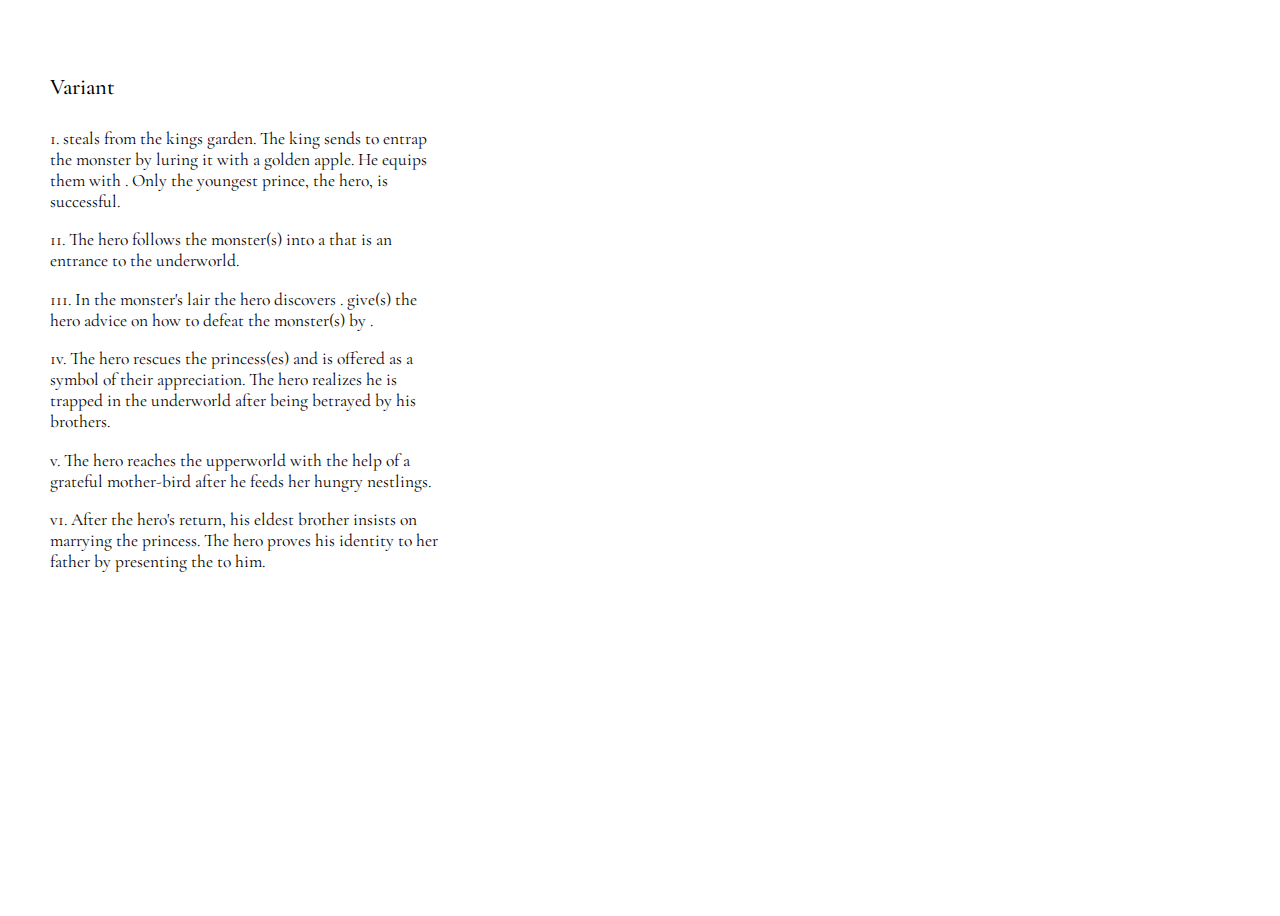
<file: index2.html>
<!DOCTYPE html>
<html>

<head>
    <meta name="viewport" content="width=device-width, initial-scale=1.0">
    <script src="https://d3js.org/d3.v7.min.js"></script>
    <script src="https://ajax.googleapis.com/ajax/libs/jquery/2.1.1/jquery.min.js"></script>
    <link rel="preconnect" href="https://fonts.googleapis.com">
    <link rel="preconnect" href="https://fonts.gstatic.com" crossorigin>
    <link href="https://fonts.googleapis.com/css2?family=Cormorant+Garamond:ital,wght@0,300;0,400;0,500;0,600;0,700;1,300;1,400;1,500;1,600;1,700&display=swap" rel="stylesheet">
    <link rel="stylesheet" type="text/css" href="./style.css">
</head>

<body>
    <div id="variant">
        <p>
        Variant <span data-words="I|II|III|IV|V|O"></span>
        </p>
    </div>
    <div id="textbox">
        <p>
            1. 
            <span data-words="A dragon|A serpent with seven heads|An ogre disguised as a cow|A serpent with seven heads|Three serpents|A devestating monster"></span>
            steals <span data-words="an apple|a pure golden apple|a golden apple|a golden pear|seven unseasonable apples|fruit"></span> from the kings garden. The king sends 
            <span data-words="his sons|each of his twelve sons|each of his three sons|his eldest son, and his second and third upon request|his eldest son, and his second and third upon request|each of his sons"></span> 
            to entrap the monster by luring it with a golden apple. He equips them with <span data-words="a weapon|a sword and a whistle|a knife and a whistle|a sword and a rifle|firearms|a weapon"></span>. Only the youngest prince, the hero, is successful.
        </p>
        <p>
            11. The hero follows the monster(s) into a <span data-words="hole|cave|pit|very deep pit|pit covered by a millstone rock|pit"></span> that is an entrance to the underworld. 
        </p>
        <p>
            111. In the monster's lair the hero discovers <span data-words="a helpful maiden|a helpful maiden|three helpful maidens|three beautiful maidens|three maidens|three princesses"></span>. <span data-words="She|The eldest|The eldest|The eldest|They|They"></span> give(s) the hero advice on how to defeat the monster(s) by
            <span data-words = "ignoring his taunts|cutting each of his heads off|giving him no rest|choosing a certain sword in his lair|killing each serpent|challenging him"></span>. 
        </p>
        <p>
            1v. The hero rescues the princess(es) and is offered <span data-words="a starry dress|a dress made from the ocean|a dress made from the earth|the mantles of the princess(es) dress(es)|a starry dress|a magic token"></span>  as a symbol of their appreciation. The hero realizes he is trapped in the underworld after being betrayed by his brothers. 
        </p>
        <p>
            v. The hero reaches the upperworld with the help of a grateful mother-bird after he feeds her hungry nestlings.
        </p>
        <p>
            v1. After the hero's return, his eldest brother insists on marrying the princess. The hero proves his identity to her father by presenting the <span data-words="seamless dress|seamless dress|seamless dress|dress sleeves|seamless dress|magic token"></span> to him. 
        </p>
    </div>
    <!--<div id="textbox">
        <p>
            1. 
            <span data-words="A dragon|A serpent with seven heads|An ogre disguised as a cow|A serpent with seven heads|Three serpents|A devestating monster"></span>
            steals <span data-words="an apple|a pure golden apple|a golden apple|a golden pear|seven unseasonable apples|fruit"></span> from the kings garden. The king sends 
            <span data-words="his sons|each of his twelve sons|each of his three sons|his eldest son, and his second and third upon request|his eldest son, and his second and third upon request|each of his sons"></span> 
            to entrap the monster by luring it with a golden apple. He equips them with <span data-words="a weapon|a sword and a whistle|a knife and a whistle|a sword and a rifle|firearms|a weapon"></span>. Only the youngest prince, the hero, is successful.
        </p>
    </div>
    <div id="textbox2">
    <p>
        11. The hero follows the monster(s) into a <span data-words="hole|cave|pit|very deep pit|pit covered by a millstone rock|pit"></span> that is an entrance to the underworld. 
    </p>
    </div>
    <div id="textbox3">
        <p>
            111. In the monster's lair the hero discovers <span data-words="a helpful maiden|a helpful maiden|three helpful maidens|three beautiful maidens|three maidens|three princesses"></span>. <span data-words="She|The eldest|The eldest|The eldest|They|They"></span> give(s) the hero advice on how to defeat the monster(s) by
            <span data-words = "ignoring his taunts|cutting each of his heads off|giving him no rest|choosing a certain sword in his lair|killing each serpent|challenging him"></span>. 
        </p>
    </div>
    <div id="textbox4">
        <p>
            1v. The hero rescues the princess(es) and is offered a magic token <span data-words=", a starry dress,|, a dress made from the ocean,|, a dress made from the earth,|, the mantles of the princess(es) dress(es),|, a starry dress,|"></span>  as a symbol of their appreciation. The hero realizes he is trapped in the underworld after being betrayed by his brothers. 
        </p>
    </div>-->

    <div id="map"></div>
</body>
<script src="./map.js"></script>
<script src="./textbox.js"></script>

</html>
</file>
<file: style.css>
html, body {
    font-family: "Cormorant Garamond";
    font-size: 70px;
}

h2 {
    font-size: 90px;
    font-weight: 900;
}

/* */ 

.background {
    display: flex;
    align-items: center;
    justify-content: center;
    width: 100vw;
    height: 100vh;
    resize: both;
    z-index: -1;
}

.backgroundPic {
    z-index: -1;
}

.intro {
    display: flex;
    align-items: center;
    justify-content: center;
    text-align: center;
    margin: auto;
    float: center;
    max-width: 500px;
    font-size: 25px;
    z-index: 1;
}

#map {
    width: 100vw;
    height: 100vh;
    top: 0px;
    left: 0px;
}

#variant {
    max-width: 1500px;
    position: absolute;
    float: left;
    font-size: 22.5px;
    font-weight: 500;
    z-index: 1;
    top: 50px;
    left: 50px;
}

#textbox {
    max-width: 400px;
    /*max-height: 2500px;*/
    word-wrap: break-word;
    overflow-wrap: break-word;
    position: absolute;
    float: left;
    font-size: 17.5px;
    z-index: 1;
    top: 110px;
    left: 50px;
}

/*#textbox2 {
    max-width: 1500px;
    max-height: 2000px;
    word-wrap: normal;
    position: absolute;
    float: left;
    font-size: 70px;
    z-index: 1;
    top: 900px;
    left: 250px;
}

#textbox3 {
    max-width: 1500px;
    max-height: 2000px;
    word-wrap: normal;
    position: absolute;
    float: left;
    font-size: 70px;
    z-index: 1;
    top: 1150px;
    left: 250px;
}

#textbox4 {
    max-width: 1500px;
    max-height: 2000px;
    word-wrap: normal;
    position: absolute;
    float: left;
    font-size: 70px;
    z-index: 1;
    top: 1600px;
    left: 250px;
}

#textbox5 {
    max-width: 1500px;
    max-height: 2000px;
    word-wrap: normal;
    position: absolute;
    float: left;
    font-size: 70px;
    z-index: 1;
    top: 2000px;
    left: 250px;
} */

/* WORDS SWAP */
[data-words]{
    vertical-align: top;
    position: static;
}

[data-words] > span{
    position: absolute;
    background-color: rgb(246, 246, 206);
}
</file>
